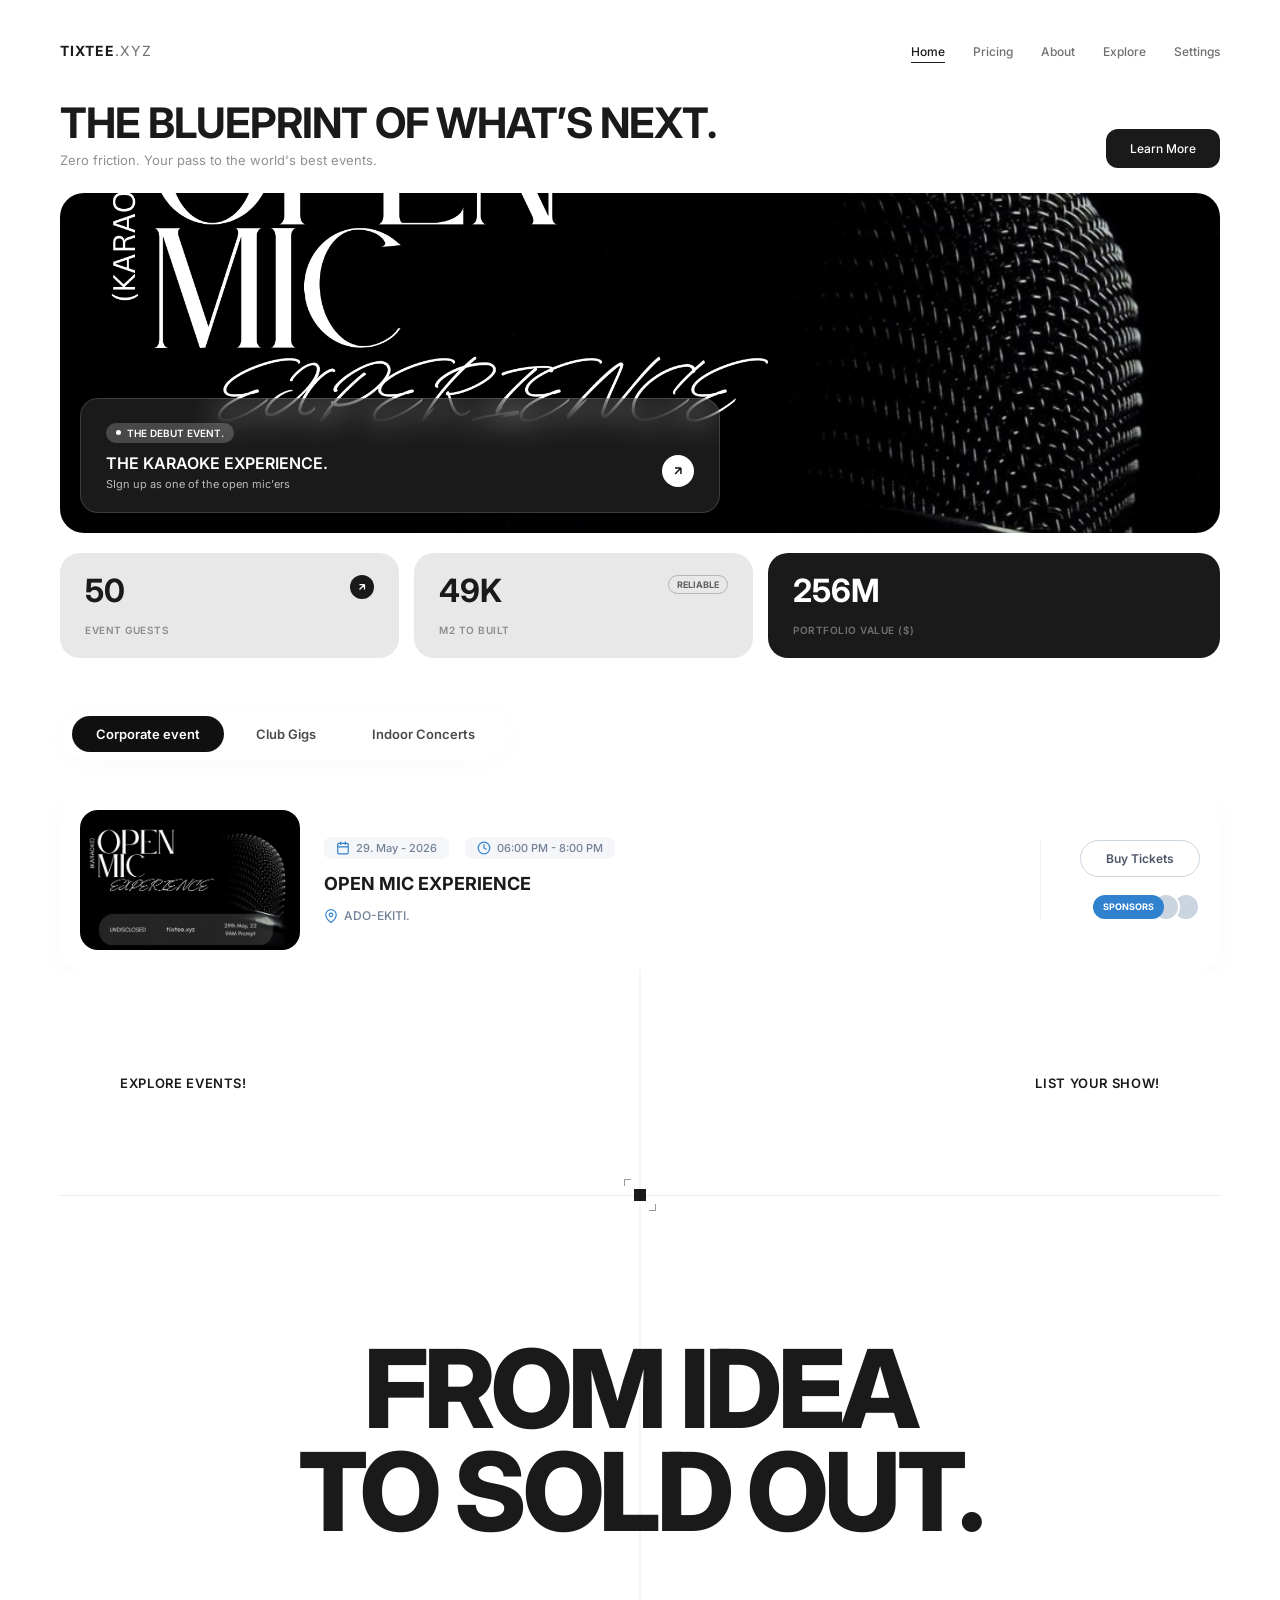
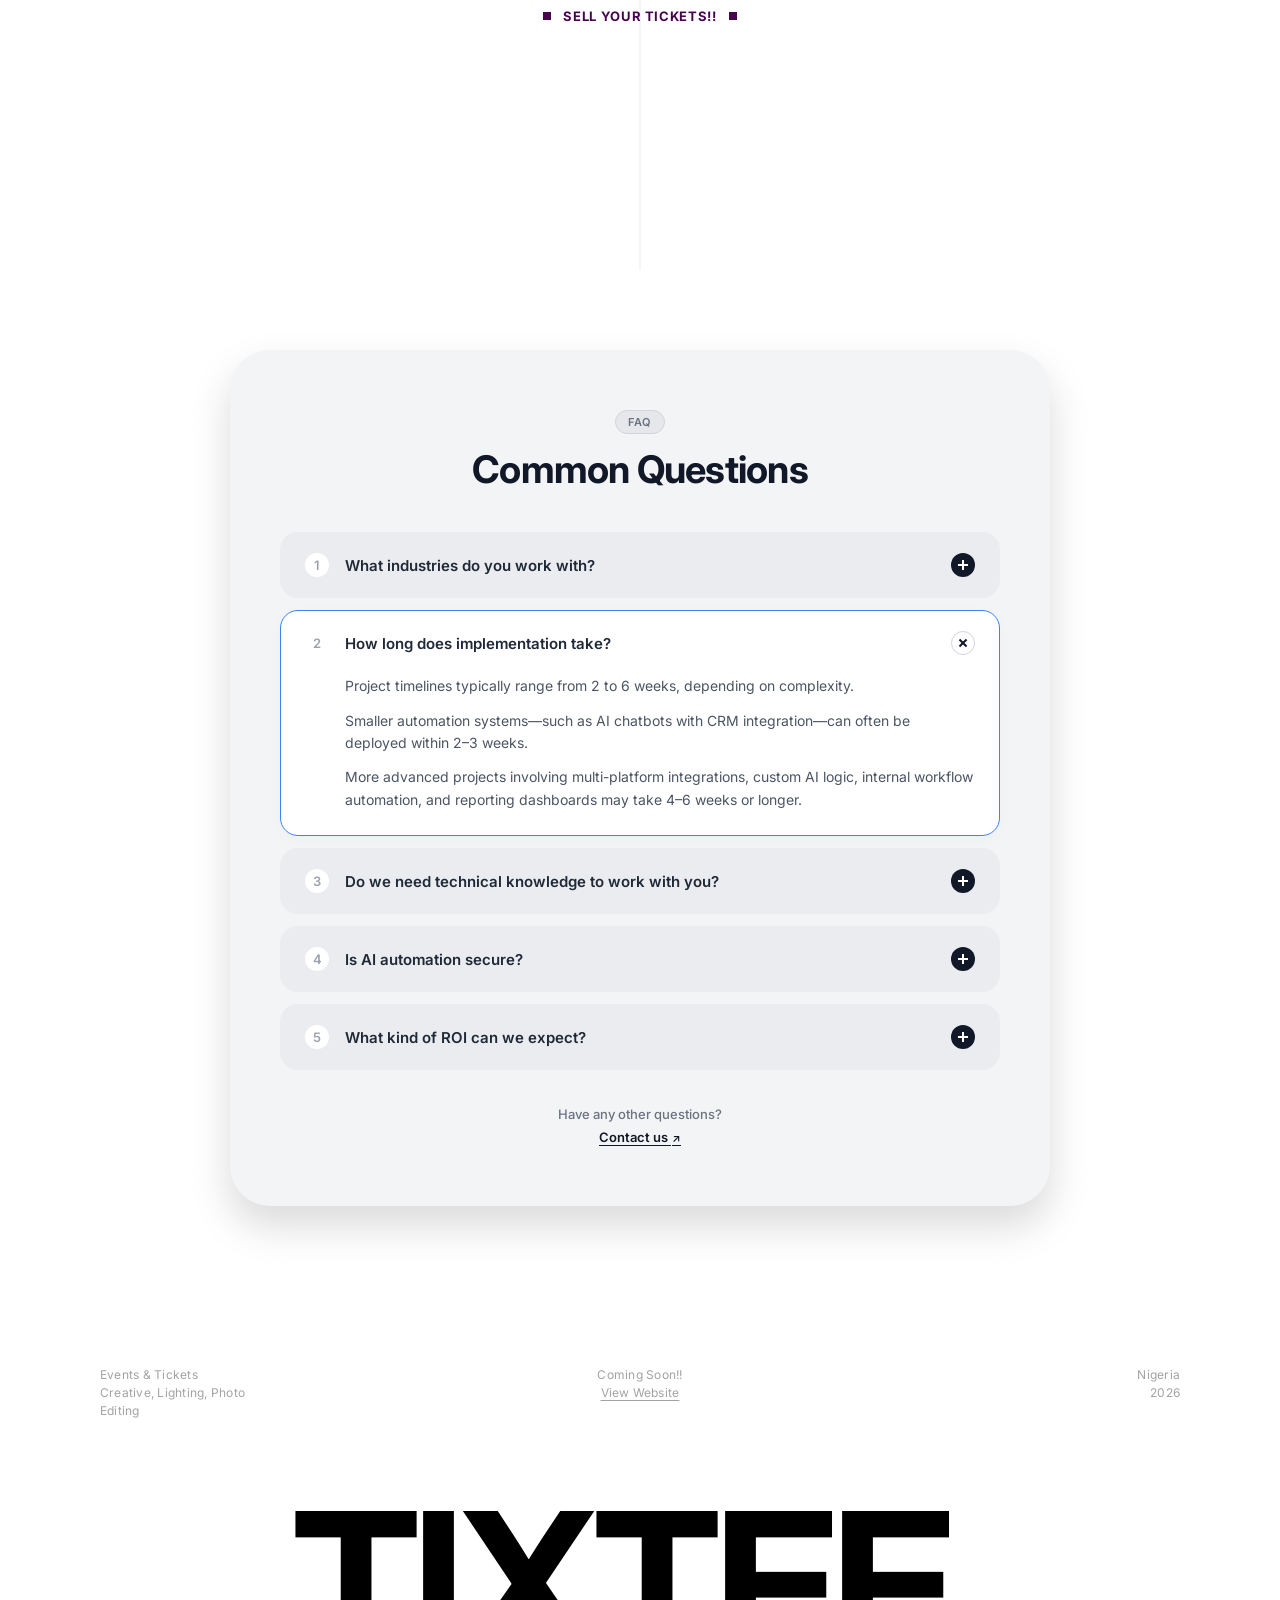
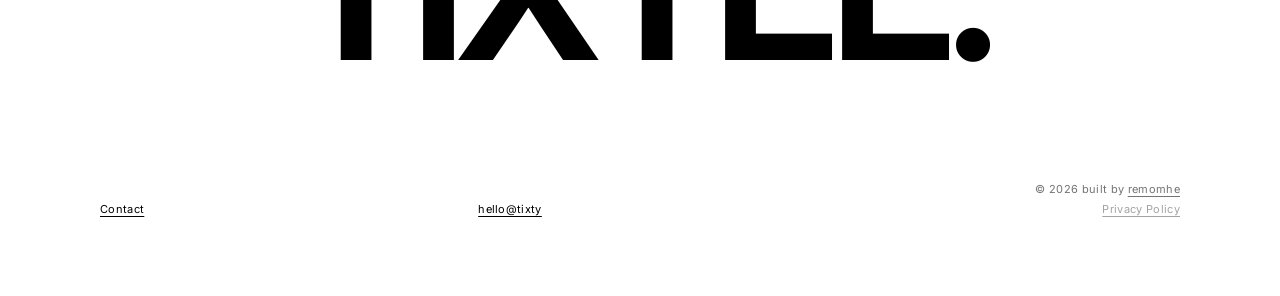
<file: index.html>
<!DOCTYPE html>
<html lang="en">
<head>
  <meta charset="UTF-8">
  <meta name="viewport" content="width=device-width, initial-scale=1.0">
  <title>tixtee</title>
  <link rel="stylesheet" href="style.css">
  <!-- Google Fonts for crisp sans-serif typography -->
  <link rel="preconnect" href="https://fonts.googleapis.com">
  <link rel="preconnect" href="https://fonts.gstatic.com" crossorigin>
  <link href="https://fonts.googleapis.com/css2?family=Inter:wght@400;500;600;700&display=swap" rel="stylesheet">
</head>
<body>

  <header class="hero-container">
    <!-- Navigation Bar -->
    <nav class="navbar">
      <div class="logo">TIXTEE<span>.XYZ</span></div>
      <ul class="nav-links">
        <li><a href="#" class="active">Home</a></li>
        <li><a href="#">Pricing</a></li>
        <li><a href="#">About</a></li>
        <li><a href="#">Explore</a></li>
        <li><a href="#">Settings</a></li>
      </ul>
    </nav>

    <!-- Main Hero Content -->
    <main class="hero-content">
      <div class="hero-text-row">
        <div class="title-area">
          <h1>THE BLUEPRINT OF WHAT’S NEXT.</h1>
          <p class="subtitle">Zero friction. Your pass to the world's best events.</p>
        </div>
        <a href="aboutevent.html">
        <button class="cta-btn">Learn More</button></a>
      </div>

      <!-- Main Image Showcase Card -->
      <div class="image-card">
        <!-- Replace '#' with your image file path -->
        <img src="images/tix.jpg" alt="Elite Construction Showcase" class="hero-image">
        
        <!-- Glassmorphism Floating Badge inside Image -->
        <div class="image-overlay-badge">
          <div class="badge-header">
            <span class="dot-indicator"></span>
            <span class="badge-tag">THE DEBUT EVENT.</span>
          </div>
          <h3>THE KARAOKE EXPERIENCE.</h3>
          <p>SIgn up as one of the open mic'ers</p>
          <div class="arrow-icon">
            <svg width="14" height="14" viewBox="0 0 24 24" fill="none" stroke="currentColor" stroke-width="2.5"><path d="M7 17L17 7M17 7H7M17 7V17"/></svg>
          </div>
        </div>
      </div>
      <div class="metrics-grid">
        <div class="metric-card light-card">
          <div class="metric-main">
            <h2>50 </h2>
            <div class="mini-arrow">
              <svg width="12" height="12" viewBox="0 0 24 24" fill="none" stroke="currentColor" stroke-width="2.5"><path d="M7 17L17 7M17 7H7M17 7V17"/></svg>
            </div>
          </div>
          <p>EVENT GUESTS</p>
        </div>
        <div class="metric-card light-card">
          <div class="metric-main">
            <h2>49K</h2>
            <span class="pill-label">RELIABLE</span>
          </div>
          <p>M2 TO BUILT</p>
        </div>
        <div class="metric-card dark-card">
          <h2>256M</h2>
          <p>PORTFOLIO VALUE ($)</p>
        </div>
      </div>
    </main>
  </header>
<section class="schedule-section">
  <div class="category-tabs">
    <button class="tab-btn active">Corporate event</button>
    <button class="tab-btn">Club Gigs</button>
    <button class="tab-btn">Indoor Concerts</button>
  </div>
  <div class="events-list">
    <div class="event-card">
      <div class="event-image-wrapper">
        <img src="images/tix.jpg" alt="Event Visual" class="event-thumb">
      </div>
      
      <div class="event-details">
        <div class="meta-row">
          <span class="meta-item">
            <svg width="14" height="14" viewBox="0 0 24 24" fill="none" stroke="currentColor" stroke-width="2" stroke-linecap="round" stroke-linejoin="round"><rect x="3" y="4" width="18" height="18" rx="2" ry="2"></rect><line x1="16" y1="2" x2="16" y2="6"></line><line x1="8" y1="2" x2="8" y2="6"></line><line x1="3" y1="10" x2="21" y2="10"></line></svg>
            29. May - 2026
          </span>
          <span class="meta-item">
            <svg width="14" height="14" viewBox="0 0 24 24" fill="none" stroke="currentColor" stroke-width="2" stroke-linecap="round" stroke-linejoin="round"><circle cx="12" cy="12" r="10"></circle><polyline points="12 6 12 12 16 14"></polyline></svg>
            06:00 PM - 8:00 PM
          </span>
        </div>
        
        <h3 class="event-title">OPEN MIC EXPERIENCE</h3>
        
        <div class="location-row">
          <svg width="14" height="14" viewBox="0 0 24 24" fill="none" stroke="currentColor" stroke-width="2" stroke-linecap="round" stroke-linejoin="round"><path d="M21 10c0 7-9 13-9 13s-9-6-9-13a9 9 0 0 1 18 0z"></path><circle cx="12" cy="10" r="3"></circle></svg>
          <span>ADO-EKITI.</span>
        </div>
      </div>

      <div class="event-action-block">
        <button class="ticket-btn">Buy Tickets</button>
        <div class="speakers-avatars">
          <div class="avatar-stack">
            <div class="avatar-item placeholder-avatar"></div>
            <div class="avatar-item placeholder-avatar"></div>
            <div class="avatar-item label-avatar">Sponsors</div>
          </div>
        </div>
      </div>
    </div>
</section>

<section class="monocad-hero-section">
  <div class="grid-line line-vertical"></div>
  <div class="grid-line line-horizontal"></div>

  <div class="section-nav">
    <div class="nav-item">EXPLORE EVENTS!</div>
    <div class="nav-item text-right">LIST YOUR SHOW!</div>
  </div>

  <div class="focus-target">
    <div class="corner-brackets"></div>
    <div class="center-square"></div>
  </div>

  <div class="hero-content">
    <h1 class="main-heading">
      FROM IDEA<br>
      TO SOLD OUT.
    </h1>
    
    <a href="#" class="action-link">
      <span class="red-block"></span>
      SELL YOUR TICKETS!!
      <span class="red-block"></span>
    </a>
  </div>
</section>

<section class="lyria-faq-section">
  <div class="faq-card-wrapper">
    
    <div class="faq-header">
      <span class="faq-pill-label">FAQ</span>
      <h2 class="faq-title">Common Questions</h2>
    </div>

    <div class="faq-accordion-container">
      
      <div class="faq-item">
        <button class="faq-trigger" aria-expanded="false">
          <span class="faq-number">1</span>
          <span class="faq-question-text">What industries do you work with?</span>
          <span class="faq-icon-box"></span>
        </button>
        <div class="faq-content">
          <div class="faq-content-inner">
            <p>We work across a diverse range of industries including e-commerce, healthcare, finance, logistics, and technology providers, tailoring our automation workflows to your specific operational needs.</p>
          </div>
        </div>
      </div>

      <div class="faq-item active">
        <button class="faq-trigger" aria-expanded="true">
          <span class="faq-number">2</span>
          <span class="faq-question-text">How long does implementation take?</span>
          <span class="faq-icon-box"></span>
        </button>
        <div class="faq-content">
          <div class="faq-content-inner">
            <p>Project timelines typically range from 2 to 6 weeks, depending on complexity.</p>
            <p>Smaller automation systems—such as AI chatbots with CRM integration—can often be deployed within 2–3 weeks.</p>
            <p>More advanced projects involving multi-platform integrations, custom AI logic, internal workflow automation, and reporting dashboards may take 4–6 weeks or longer.</p>
          </div>
        </div>
      </div>

      <div class="faq-item">
        <button class="faq-trigger" aria-expanded="false">
          <span class="faq-number">3</span>
          <span class="faq-question-text">Do we need technical knowledge to work with you?</span>
          <span class="faq-icon-box"></span>
        </button>
        <div class="faq-content">
          <div class="faq-content-inner">
            <p>Not at all. We handle the entire design, setup, integration, and testing process. Once live, we provide intuitive dashboards and comprehensive offboarding documentation so your team can easily manage daily operations.</p>
          </div>
        </div>
      </div>

      <div class="faq-item">
        <button class="faq-trigger" aria-expanded="false">
          <span class="faq-number">4</span>
          <span class="faq-question-text">Is AI automation secure?</span>
          <span class="faq-icon-box"></span>
        </button>
        <div class="faq-content">
          <div class="faq-content-inner">
            <p>Yes, security is a priority. We build systems adhering to industry-standard data protection protocols, ensuring that your data streams, customer records, and internal logic remain heavily guarded and compliant.</p>
          </div>
        </div>
      </div>

      <div class="faq-item">
        <button class="faq-trigger" aria-expanded="false">
          <span class="faq-number">5</span>
          <span class="faq-question-text">What kind of ROI can we expect?</span>
          <span class="faq-icon-box"></span>
        </button>
        <div class="faq-content">
          <div class="faq-content-inner">
            <p>Most clients see an immediate reduction in manual operating hours, faster response times for client engagement, and significantly reduced error margins, yielding measurable returns within the first quarter post-launch.</p>
          </div>
        </div>
      </div>

    </div>

    <div class="faq-footer">
      <p>Have any other questions?</p>
      <a href="#" class="faq-contact-link">Contact us <span class="arrow">↗</span></a>
    </div>

  </div>
</section>

<footer class="lyria-footer-section">
  <div class="footer-container">
    
    <div class="footer-top-row">
      <div class="meta-block">
        <p>Events &amp; Tickets</p>
        <p>Creative, Lighting, Photo</p>
        <p>Editing</p>
      </div>
      
      <div class="meta-block text-center">
        <p>Coming Soon!!</p>
        <p><a href="#" class="footer-underline-link">View Website</a></p>
      </div>
      
      <div class="meta-block text-right">
        <p>Nigeria</p>
        <p>2026</p>
      </div>
    </div>

    <div class="footer-brand-display">
      <h1 class="brand-text">TIXTEE.</h1>
    </div>

    <div class="footer-bottom-row">
      <div class="utility-block">
        <a href="#" class="footer-underline-link">Contact</a>
      </div>
      
      <div class="utility-block text-center">
        <a href="mailto:hello@tixty.com" class="footer-underline-link">hello@tixty</a>
      </div>
      
      <div class="utility-block text-right">
        <p class="copyright-text">
          &copy; 2026 built by <a href="#" class="footer-underline-link">remomhe</a>
        </p>
        <a href="#" class="footer-underline-link privacy-link">Privacy Policy</a>
      </div>
    </div>

  </div>
</footer>

</body>
<script>
  document.addEventListener("DOMContentLoaded", () => {
    const counters = document.querySelectorAll('.metric-card h2');
    
    counters.forEach(counter => {
      const targetText = counter.innerText.trim();
      const targetNum = parseInt(targetText.replace(/[^0-9]/g, ''), 10);
      const suffix = targetText.replace(/[0-9]/g, '');
      
      let count = 0;
      const duration = 1500;
      const frameRate = 1000 / 60;
      const totalSteps = duration / frameRate;
      const increment = targetNum / totalSteps;

      const updateCounter = () => {
        count += increment;
        if (count < targetNum) {
          counter.innerText = Math.floor(count) + suffix;
          setTimeout(updateCounter, frameRate);
        } else {
          counter.innerText = targetNum + suffix;
        }
      };

      updateCounter();
    });
  });
  document.querySelectorAll('.lyria-faq-section .faq-trigger').forEach(trigger => {
  trigger.addEventListener('click', () => {
    const currentItem = trigger.closest('.faq-item');
    const isOpen = currentItem.classList.contains('active');
    
    // Close any currently open accordion items
    document.querySelectorAll('.lyria-faq-section .faq-item').forEach(item => {
      item.classList.remove('active');
      item.querySelector('.faq-trigger').setAttribute('aria-expanded', 'false');
    });

    // Toggle the current row target item state
    if (!isOpen) {
      currentItem.classList.add('active');
      trigger.setAttribute('aria-expanded', 'true');
    }
  });
});
</script>
</html>
</file>
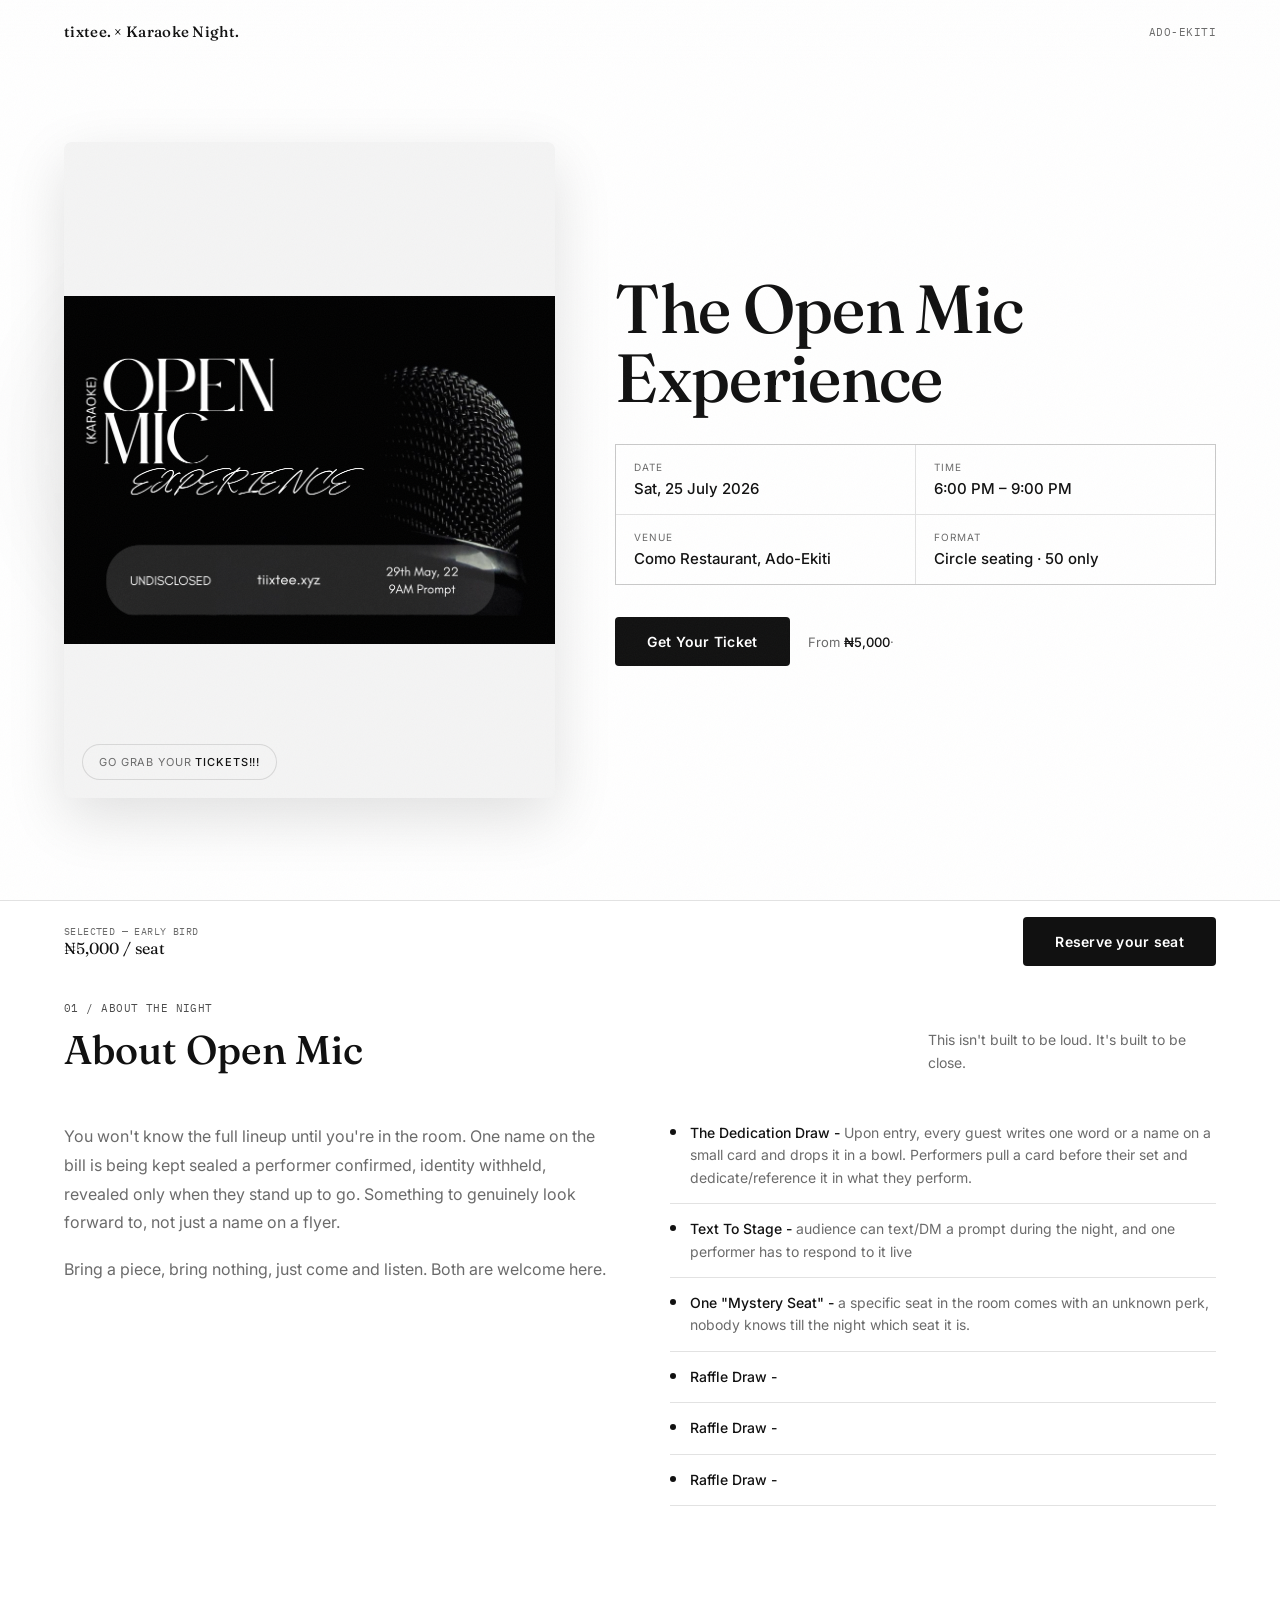
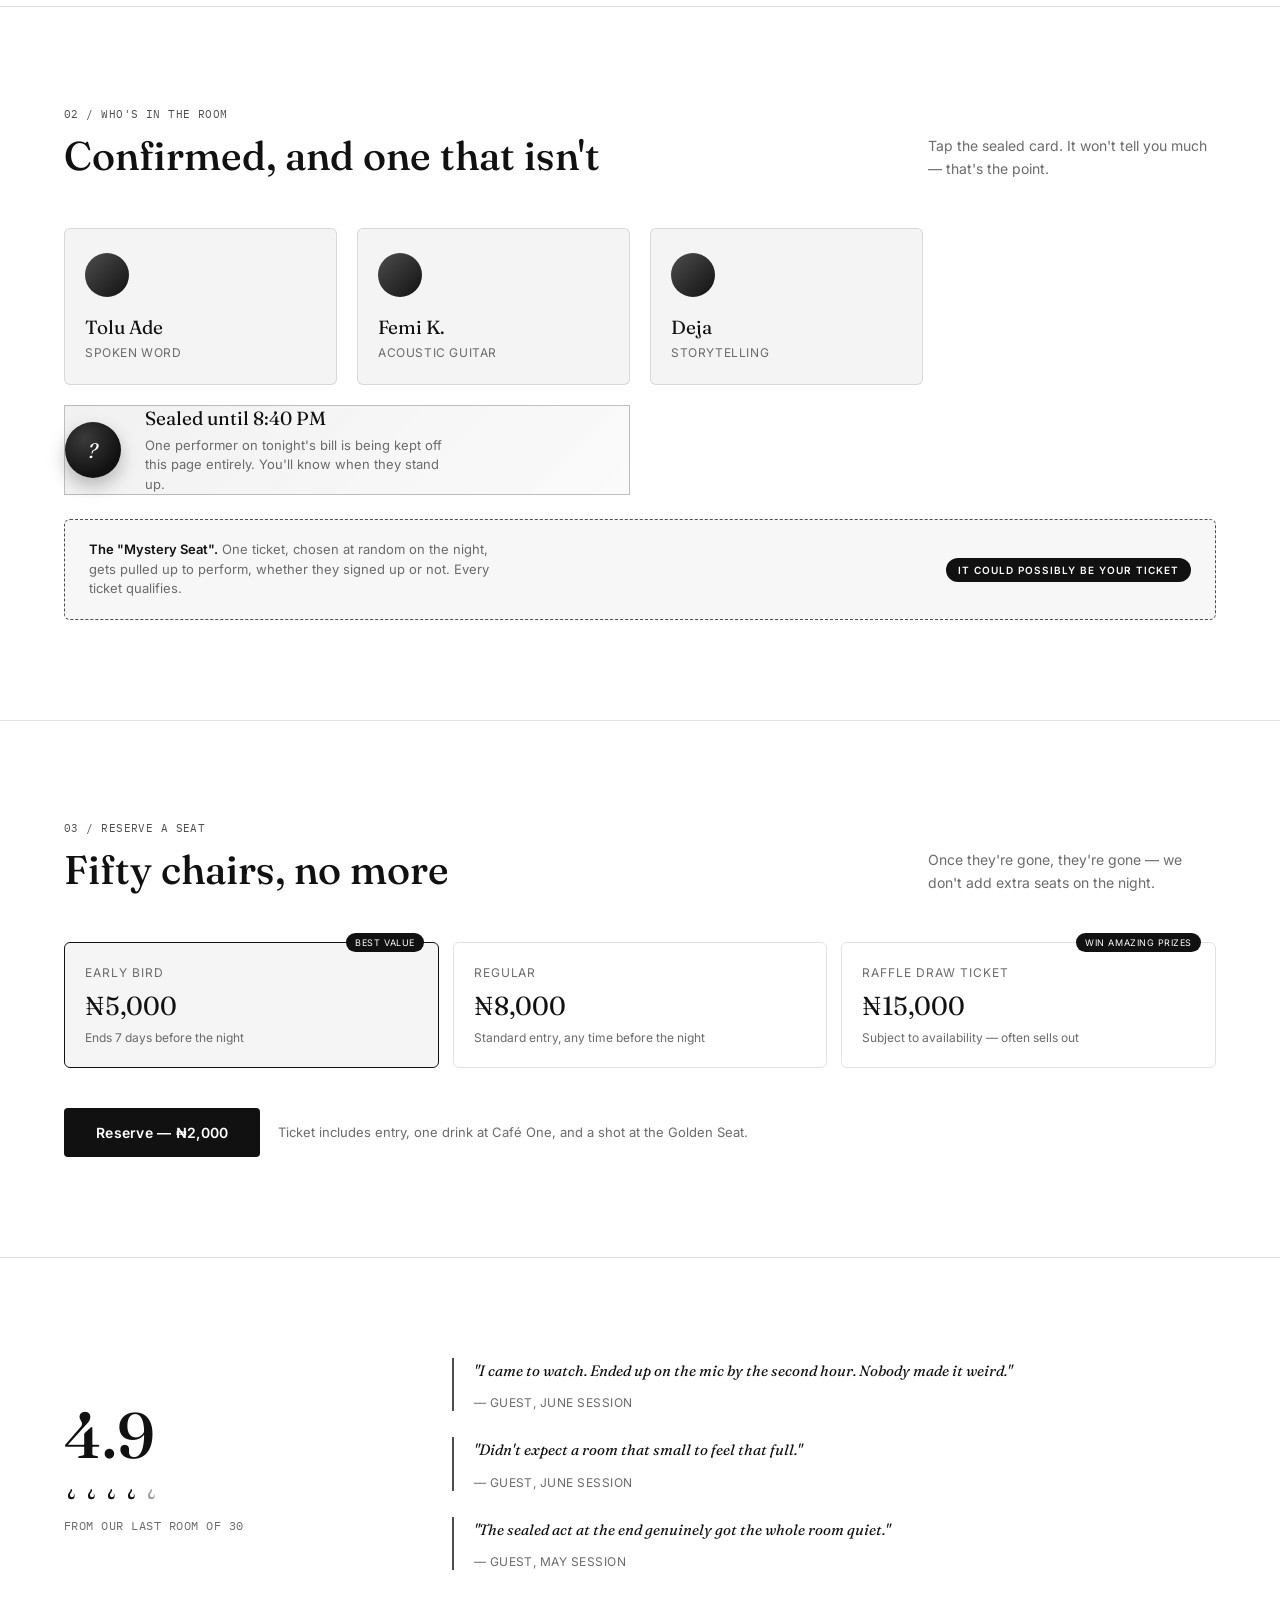
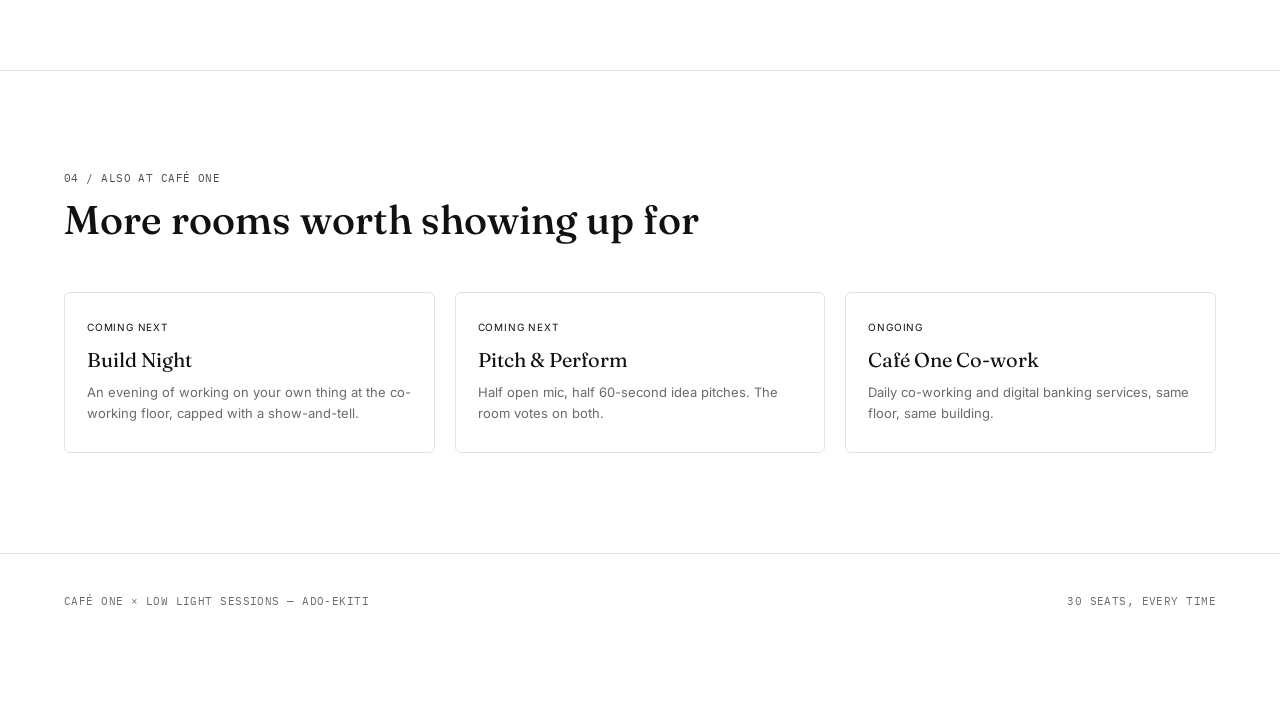
<file: aboutevent.html>
<!DOCTYPE html>
<html lang="en">
<head>
<meta charset="UTF-8">
<meta name="viewport" content="width=device-width, initial-scale=1.0">
<title>Open Mic Experience</title>
<link rel="preconnect" href="https://fonts.googleapis.com">
<link href="https://fonts.googleapis.com/css2?family=Fraunces:ital,opsz,wght@0,9..144,300;0,9..144,500;0,9..144,600;1,9..144,400;1,9..144,500&family=Inter:wght@400;500;600&family=IBM+Plex+Mono:wght@400;500&display=swap" rel="stylesheet">
<style>
  :root{
    --ink:#ffffff;
    --ink-2:#f4f4f4;
    --parchment:#111111;
    --parchment-dim:#6b6b6b;
    --amber:#111111;
    --amber-dim:#4d4d4d;
    --wine:#111111;
    --line:rgba(17,17,17,0.12);
    --shadow: 0 20px 60px rgba(0,0,0,0.12);
  }
  *{margin:0;padding:0;box-sizing:border-box;}
  html{scroll-behavior:smooth;}
  body{
    background:var(--ink);
    color:var(--parchment);
    font-family:'Inter',sans-serif;
    overflow-x:hidden;
    position:relative;
  }
  body::before{
    content:"";
    position:fixed;inset:0;
    pointer-events:none;
    z-index:9999;
    opacity:0.035;
    background-image:url("data:image/svg+xml,%3Csvg xmlns='http://www.w3.org/2000/svg' width='120' height='120'%3E%3Cfilter id='n'%3E%3CfeTurbulence type='fractalNoise' baseFrequency='0.9' numOctaves='2' stitchTiles='stitch'/%3E%3C/filter%3E%3Crect width='100%25' height='100%25' filter='url(%23n)'/%3E%3C/svg%3E");
  }
  .display{font-family:'Fraunces',serif;}
  .mono{font-family:'IBM Plex Mono',monospace; letter-spacing:0.04em;}
  a{color:inherit;text-decoration:none;}

  /* ---------- reveal-on-scroll ---------- */
  .reveal{opacity:0; transform:translateY(24px); transition:opacity 0.9s ease, transform 0.9s ease;}
  .reveal.in-view{opacity:1; transform:translateY(0);}

  @media (prefers-reduced-motion: reduce){
    .reveal{opacity:1!important; transform:none!important; transition:none!important;}
    *{animation:none!important;}
  }

  /* ---------- nav ---------- */
  nav{
    position:fixed; top:0; left:0; right:0; z-index:100;
    display:flex; align-items:center; justify-content:space-between;
    padding:22px clamp(20px,5vw,64px);
    background:linear-gradient(to bottom, rgba(255,255,255,0.92), transparent);
  }
  .brand{font-family:'Fraunces',serif; font-weight:500; font-size:15px; letter-spacing:0.02em;}
  .brand span{color:var(--amber);}
  .nav-mono{font-size:11px;color:var(--parchment-dim);}

  /* ---------- hero ---------- */
  .hero{
    position:relative;
    min-height:100vh;
    display:flex; align-items:center;
    padding:120px clamp(20px,5vw,64px) 80px;
  }
  .hero-glow{
    position:absolute; top:50%; left:18%;
    width:520px; height:520px;
    transform:translate(-50%,-50%);
    background:radial-gradient(circle, rgba(17,17,17,0.06) 0%, rgba(17,17,17,0.03) 40%, transparent 70%);
    filter:blur(10px);
    animation:flicker 6s ease-in-out infinite;
    pointer-events:none;
  }
  @keyframes flicker{
    0%,100%{opacity:1; transform:translate(-50%,-50%) scale(1);}
    25%{opacity:0.85; transform:translate(-52%,-48%) scale(0.97);}
    50%{opacity:1; transform:translate(-49%,-51%) scale(1.03);}
    75%{opacity:0.9; transform:translate(-51%,-49%) scale(0.99);}
  }
  .hero-grid{
    position:relative; z-index:2;
    display:grid; grid-template-columns:0.9fr 1.1fr;
    gap:60px; align-items:center;
    max-width:1200px; width:100%; margin:0 auto;
  }
  .mic-art{
    position:relative;
    width:100%; aspect-ratio:3/4;
    display:flex; align-items:center; justify-content:center;
  }
  .hero-img{
    width:100%; height:100%;
    object-fit:contain;
    background:var(--ink-2);
    border-radius:8px;
    box-shadow:var(--shadow);
  }
  .capacity-tag{
    position:absolute; bottom:18px; left:18px;
    background:var(--ink-2); border:1px solid var(--line);
    padding:10px 16px; border-radius:100px;
    font-size:11px; letter-spacing:0.08em; text-transform:uppercase;
    color:var(--parchment-dim);
  }
  .capacity-tag b{color:var(--amber); font-weight:500;}

  .eyebrow{
    display:inline-flex; align-items:center; gap:8px;
    font-size:11px; text-transform:uppercase; letter-spacing:0.16em;
    color:var(--amber); margin-bottom:20px;
  }
  .eyebrow::before{content:"";width:22px;height:1px;background:var(--amber);}
  h1.title{
    font-size:clamp(40px,5.5vw,68px);
    font-weight:500; line-height:1.02; letter-spacing:-0.01em;
    margin-bottom:18px;
  }
  h1.title em{font-style:italic; font-weight:400; color:var(--amber);}
  .subtitle{
    font-size:16px; line-height:1.65; color:var(--parchment-dim);
    max-width:46ch; margin-bottom:32px;
  }

  .spec-sheet{
    display:grid; grid-template-columns:repeat(2,1fr);
    gap:1px; background:var(--line);
    border:1px solid var(--line);
    margin-bottom:32px;
  }
  .spec-item{background:var(--ink); padding:16px 18px;}
  .spec-label{font-size:10px; text-transform:uppercase; letter-spacing:0.1em; color:var(--parchment-dim); margin-bottom:6px;}
  .spec-value{font-size:15px; font-weight:500;}

  .cta-row{display:flex; align-items:center; gap:18px; flex-wrap:wrap;}
  .btn-primary{
    background:var(--amber); color:var(--ink);
    padding:16px 32px; border-radius:4px;
    font-weight:600; font-size:14px; letter-spacing:0.02em;
    border:none; cursor:pointer;
    transition:transform 0.25s ease, box-shadow 0.25s ease;
    display:inline-block;
  }
  .btn-primary:hover{transform:translateY(-2px); box-shadow:0 12px 24px rgba(17,17,17,0.2);}
  .price-hint{font-size:13px; color:var(--parchment-dim);}
  .price-hint b{color:var(--parchment); font-weight:500;}

  /* ---------- section shell ---------- */
  section{padding:100px clamp(20px,5vw,64px);}
  .section-inner{max-width:1200px; margin:0 auto;}
  .section-head{display:flex; align-items:flex-end; justify-content:space-between; gap:24px; margin-bottom:48px; flex-wrap:wrap;}
  .section-num{font-size:11px; color:var(--amber-dim); margin-bottom:10px;}
  .section-title{font-family:'Fraunces',serif; font-size:clamp(28px,3.5vw,40px); font-weight:500;}
  .section-note{max-width:32ch; font-size:14px; color:var(--parchment-dim); line-height:1.6;}

  /* ---------- about ---------- */
  .about{border-top:1px solid var(--line);}
  .about-grid{display:grid; grid-template-columns:1fr 1fr; gap:60px;}
  .about-text p{font-size:16px; line-height:1.8; color:var(--parchment-dim); margin-bottom:18px;}
  .about-text strong{color:var(--parchment); font-weight:500;}
  .rules-list{list-style:none; display:flex; flex-direction:column; gap:14px;}
  .rules-list li{
    display:flex; gap:14px; align-items:flex-start;
    font-size:14px; color:var(--parchment-dim); line-height:1.6;
    padding-bottom:14px; border-bottom:1px solid var(--line);
  }
  .rules-list li .dot{width:6px;height:6px;border-radius:50%;background:var(--amber); margin-top:7px; flex-shrink:0;}
  .rules-list li b{color:var(--parchment); font-weight:500;}

  /* ---------- lineup ---------- */
  .lineup{border-top:1px solid var(--line);}
  .lineup-grid{display:grid; grid-template-columns:repeat(4,1fr); gap:20px;}
  .act-card{
    background:var(--ink-2); border:1px solid var(--line);
    padding:24px 20px; border-radius:6px;
    transition:transform 0.35s ease, border-color 0.35s ease;
    position:relative; overflow:hidden;
  }
  .act-card:hover{transform:translateY(-6px); border-color:var(--amber-dim);}
  .act-avatar{
    width:44px; height:44px; border-radius:50%;
    background:linear-gradient(135deg, var(--amber-dim), var(--wine));
    margin-bottom:18px;
  }
  .act-name{font-family:'Fraunces',serif; font-size:19px; margin-bottom:6px;}
  .act-role{font-size:12px; color:var(--parchment-dim); text-transform:uppercase; letter-spacing:0.05em;}

  .secret-card{
    grid-column:span 2;
    background:linear-gradient(135deg, rgba(17,17,17,0.06), rgba(17,17,17,0.02));
    border:1px solid rgba(17,17,17,0.25);
    position:relative;
    display:flex; align-items:center; gap:24px;
    cursor:pointer;
  }
  .seal{
    width:56px; height:56px; border-radius:50%; flex-shrink:0;
    background:radial-gradient(circle at 35% 30%, #3a3a3a, var(--wine) 70%);
    display:flex; align-items:center; justify-content:center;
    font-family:'Fraunces',serif; font-style:italic; font-size:20px; color:#ffffff;
    box-shadow:0 8px 18px rgba(0,0,0,0.25);
    transition:transform 0.4s ease;
  }
  .secret-card:hover .seal{transform:rotate(-8deg) scale(1.06);}
  .secret-copy .act-name{color:var(--amber);}
  .secret-copy p{font-size:13px; color:var(--parchment-dim); line-height:1.5; max-width:38ch;}

  /* ---------- golden ticket strip ---------- */
  .golden-strip{
    margin-top:24px;
    border:1px dashed var(--amber-dim);
    border-radius:6px;
    padding:20px 24px;
    display:flex; align-items:center; justify-content:space-between;
    gap:20px; flex-wrap:wrap;
    background:rgba(17,17,17,0.03);
  }
  .golden-strip .label{font-size:13px; color:var(--parchment-dim); line-height:1.5; max-width:52ch;}
  .golden-strip .label b{color:var(--amber); font-weight:600;}
  .golden-pill{
    font-size:10px; text-transform:uppercase; letter-spacing:0.1em;
    background:var(--amber); color:var(--ink); padding:6px 12px; border-radius:100px; font-weight:600;
    flex-shrink:0;
  }

  /* ---------- tickets ---------- */
  .tickets{border-top:1px solid var(--line);}
  .tier-strip{display:flex; gap:14px; margin-bottom:40px; flex-wrap:wrap;}
  .tier{
    flex:1; min-width:180px;
    border:1px solid var(--line); border-radius:6px;
    padding:22px 20px; cursor:pointer;
    transition:border-color 0.25s ease, background 0.25s ease;
    position:relative;
  }
  .tier.selected{border-color:var(--amber); background:rgba(17,17,17,0.04);}
  .tier-name{font-size:12px; text-transform:uppercase; letter-spacing:0.08em; color:var(--parchment-dim); margin-bottom:10px;}
  .tier-price{font-family:'Fraunces',serif; font-size:26px; margin-bottom:8px;}
  .tier-desc{font-size:12px; color:var(--parchment-dim);}
  .tier-badge{
    position:absolute; top:-10px; right:14px;
    background:var(--wine); color:#ffffff;
    font-size:9px; text-transform:uppercase; letter-spacing:0.06em;
    padding:4px 9px; border-radius:100px;
  }

  /* ---------- testimonials as "flame rating" ---------- */
  .rating-block{
    display:grid; grid-template-columns:0.6fr 1.4fr; gap:60px; align-items:center;
    border-top:1px solid var(--line);
  }
  .rating-big{font-family:'Fraunces',serif; font-size:64px; font-weight:500;}
  .flames{display:flex; gap:4px; margin:14px 0;}
  .flames svg{width:16px; height:16px; fill:var(--amber);}
  .rating-sub{font-size:12px; color:var(--parchment-dim);}
  .quote-list{display:flex; flex-direction:column; gap:26px;}
  .quote{border-left:2px solid var(--amber-dim); padding-left:20px;}
  .quote p{font-size:15px; line-height:1.7; color:var(--parchment); margin-bottom:8px; font-style:italic; font-family:'Fraunces',serif; font-weight:400;}
  .quote span{font-size:12px; color:var(--parchment-dim); text-transform:uppercase; letter-spacing:0.04em;}

  /* ---------- more events ---------- */
  .more{border-top:1px solid var(--line);}
  .more-grid{display:grid; grid-template-columns:repeat(3,1fr); gap:20px;}
  .more-card{
    border:1px solid var(--line); border-radius:6px; padding:28px 22px;
    transition:transform 0.3s ease, border-color 0.3s ease;
  }
  .more-card:hover{transform:translateY(-5px); border-color:var(--amber-dim);}
  .more-tag{font-size:10px; color:var(--amber); text-transform:uppercase; letter-spacing:0.08em; margin-bottom:14px;}
  .more-title{font-family:'Fraunces',serif; font-size:20px; margin-bottom:10px;}
  .more-desc{font-size:13px; color:var(--parchment-dim); line-height:1.6;}

  footer{
    border-top:1px solid var(--line);
    padding:40px clamp(20px,5vw,64px) 120px;
    display:flex; justify-content:space-between; align-items:center; flex-wrap:wrap; gap:16px;
  }
  footer .mono{font-size:11px; color:var(--parchment-dim);}

  /* ---------- sticky bottom bar ---------- */
  .sticky-bar{
    position:fixed; bottom:0; left:0; right:0; z-index:200;
    background:rgba(255,255,255,0.94);
    backdrop-filter:blur(10px);
    border-top:1px solid var(--line);
    padding:16px clamp(20px,5vw,64px);
    display:flex; align-items:center; justify-content:space-between; gap:20px;
    transform:translateY(100%);
    transition:transform 0.4s ease;
  }
  .sticky-bar.show{transform:translateY(0);}
  .sticky-left{display:flex; flex-direction:column;}
  .sticky-left .mono{font-size:10px; color:var(--parchment-dim);}
  .sticky-left .name{font-family:'Fraunces',serif; font-size:16px;}

  @media(max-width:860px){
    .hero-grid{grid-template-columns:1fr; gap:40px;}
    .about-grid{grid-template-columns:1fr; gap:36px;}
    .lineup-grid{grid-template-columns:repeat(2,1fr);}
    .secret-card{grid-column:span 2;}
    .rating-block{grid-template-columns:1fr; gap:30px;}
    .more-grid{grid-template-columns:1fr;}
    section{padding:70px 20px;}
  }
  @media(max-width:520px){
    .lineup-grid{grid-template-columns:1fr;}
    .secret-card{grid-column:span 1;}
    .spec-sheet{grid-template-columns:1fr;}
  }
</style>
</head>
<body>

<nav>
  <div class="brand">tixtee. <span>×</span> Karaoke Night.</div>
  <div class="nav-mono mono">ADO-EKITI</div>
</nav>

<section class="hero">
  <div class="hero-glow"></div>
  <div class="hero-grid">
    <div class="mic-art reveal">
      <img src="images/tix.jpg" alt="The Low Light Sessions" class="hero-img">
      <div class="capacity-tag">Go Grab Your <b>TICKETS!!!</b></div>
    </div>

    <div class="hero-copy reveal">
      <h1 class="title display">The Open Mic Experience<br></h1>
      <p class="subtitle"></p>

      <div class="spec-sheet">
        <div class="spec-item">
          <div class="spec-label">Date</div>
          <div class="spec-value">Sat, 25 July 2026</div>
        </div>
        <div class="spec-item">
          <div class="spec-label">Time</div>
          <div class="spec-value">6:00 PM – 9:00 PM</div>
        </div>
        <div class="spec-item">
          <div class="spec-label">Venue</div>
          <div class="spec-value">Como Restaurant, Ado-Ekiti</div>
        </div>
        <div class="spec-item">
          <div class="spec-label">Format</div>
          <div class="spec-value">Circle seating · 50 only</div>
        </div>
      </div>

      <div class="cta-row">
        <a href="#tickets" class="btn-primary">Get Your Ticket</a>
        <div class="price-hint">From <b>₦5,000</b>·</div>
      </div>
    </div>
  </div>
</section>

<section class="about" id="about">
  <div class="section-inner">
    <div class="section-head reveal">
      <div>
        <div class="section-num mono">01 / ABOUT THE NIGHT</div>
        <div class="section-title">About Open Mic</div>
      </div>
      <div class="section-note">This isn't built to be loud. It's built to be close.</div>
    </div>
    <div class="about-grid">
      <div class="about-text reveal">
        <p>You won't know the full lineup until you're in the room. One name on the bill is being kept sealed a performer confirmed, identity withheld, revealed only when they stand up to go. Something to genuinely look forward to, not just a name on a flyer.</p>
        <p>Bring a piece, bring nothing, just come and listen. Both are welcome here.</p>
      </div>
      <ul class="rules-list reveal">
        <li><span class="dot"></span><span><b>The Dedication Draw -</b> Upon entry, every guest writes one word or a name on a small card and drops it in a bowl. Performers pull a card before their set and dedicate/reference it in what they perform.</span></li>
        <li><span class="dot"></span><span><b>Text To Stage -</b> audience can text/DM a prompt during the night, and one performer has to respond to it live</span></li>
        <li><span class="dot"></span><span><b>One "Mystery Seat" -</b> a specific seat in the room comes with an unknown perk, nobody knows till the night which seat it is.</span></li>
        <li><span class="dot"></span><span><b>Raffle Draw -</b></span></li>
        <li><span class="dot"></span><span><b>Raffle Draw -</b></span></li>
        <li><span class="dot"></span><span><b>Raffle Draw -</b></span></li>
      </ul>
    </div>
  </div>
</section>

<section class="lineup" id="lineup">
  <div class="section-inner">
    <div class="section-head reveal">
      <div>
        <div class="section-num mono">02 / WHO'S IN THE ROOM</div>
        <div class="section-title">Confirmed, and one that isn't</div>
      </div>
      <div class="section-note">Tap the sealed card. It won't tell you much — that's the point.</div>
    </div>
    <div class="lineup-grid reveal">
      <div class="act-card">
        <div class="act-avatar"></div>
        <div class="act-name">Tolu Ade</div>
        <div class="act-role">Spoken Word</div>
      </div>
      <div class="act-card">
        <div class="act-avatar"></div>
        <div class="act-name">Femi K.</div>
        <div class="act-role">Acoustic Guitar</div>
      </div>
      <div class="act-card">
        <div class="act-avatar"></div>
        <div class="act-name">Deja</div>
        <div class="act-role">Storytelling</div>
      </div>
      <div class="secret-card" id="sealCard">
        <div class="seal">?</div>
        <div class="secret-copy">
          <div class="act-name">Sealed until 8:40 PM</div>
          <p id="sealText">One performer on tonight's bill is being kept off this page entirely. You'll know when they stand up.</p>
        </div>
      </div>
    </div>

    <div class="golden-strip reveal">
      <div class="label"><b>The "Mystery Seat".</b> One ticket, chosen at random on the night, gets pulled up to perform, whether they signed up or not. Every ticket qualifies.</div>
      <div class="golden-pill">It could Possibly be Your Ticket</div>
    </div>
  </div>
</section>

<section class="tickets" id="tickets">
  <div class="section-inner">
    <div class="section-head reveal">
      <div>
        <div class="section-num mono">03 / RESERVE A SEAT</div>
        <div class="section-title">Fifty chairs, no more</div>
      </div>
      <div class="section-note">Once they're gone, they're gone — we don't add extra seats on the night.</div>
    </div>
    <div class="tier-strip reveal">
      <div class="tier selected" data-price="5000" data-name="Early Bird">
        <div class="tier-badge">Best value</div>
        <div class="tier-name">Early Bird</div>
        <div class="tier-price display">₦5,000</div>
        <div class="tier-desc">Ends 7 days before the night</div>
      </div>
      <div class="tier" data-price="8000" data-name="Regular">
        <div class="tier-name">Regular</div>
        <div class="tier-price display">₦8,000</div>
        <div class="tier-desc">Standard entry, any time before the night</div>
      </div>
      <div class="tier" data-price="15000" data-name="At the Door">
        <div class="tier-badge">win amazing prizes</div>
        <div class="tier-name">RAFFLE DRAW TICKET</div>
        <div class="tier-price display">₦15,000</div>
        <div class="tier-desc">Subject to availability — often sells out</div>
      </div>
    </div>

    <div class="cta-row reveal">
      <a href="#" class="btn-primary" id="buyBtn">Reserve — ₦2,000</a>
      <div class="price-hint">Ticket includes entry, one drink at Café One, and a shot at the Golden Seat.</div>
    </div>
  </div>
</section>

<section class="rating-block">
  <div class="section-inner" style="display:contents;">
    <div class="reveal">
      <div class="rating-big">4.9</div>
      <div class="flames">
        <svg viewBox="0 0 24 24"><path d="M12 2c1 4-3 5-3 9a3 3 0 006 0c0-2-1-3-1-3s2 1 2 4a5 5 0 01-10 0c0-5 4-6 4-10 0 0 1 0 2 0z"/></svg>
        <svg viewBox="0 0 24 24"><path d="M12 2c1 4-3 5-3 9a3 3 0 006 0c0-2-1-3-1-3s2 1 2 4a5 5 0 01-10 0c0-5 4-6 4-10 0 0 1 0 2 0z"/></svg>
        <svg viewBox="0 0 24 24"><path d="M12 2c1 4-3 5-3 9a3 3 0 006 0c0-2-1-3-1-3s2 1 2 4a5 5 0 01-10 0c0-5 4-6 4-10 0 0 1 0 2 0z"/></svg>
        <svg viewBox="0 0 24 24"><path d="M12 2c1 4-3 5-3 9a3 3 0 006 0c0-2-1-3-1-3s2 1 2 4a5 5 0 01-10 0c0-5 4-6 4-10 0 0 1 0 2 0z"/></svg>
        <svg viewBox="0 0 24 24"><path d="M12 2c1 4-3 5-3 9a3 3 0 006 0c0-2-1-3-1-3s2 1 2 4a5 5 0 01-10 0c0-5 4-6 4-10 0 0 1 0 2 0z" opacity="0.4"/></svg>
      </div>
      <div class="rating-sub mono">FROM OUR LAST ROOM OF 30</div>
    </div>
    <div class="quote-list reveal">
      <div class="quote">
        <p>"I came to watch. Ended up on the mic by the second hour. Nobody made it weird."</p>
        <span>— Guest, June session</span>
      </div>
      <div class="quote">
        <p>"Didn't expect a room that small to feel that full."</p>
        <span>— Guest, June session</span>
      </div>
      <div class="quote">
        <p>"The sealed act at the end genuinely got the whole room quiet."</p>
        <span>— Guest, May session</span>
      </div>
    </div>
  </div>
</section>

<section class="more" id="more">
  <div class="section-inner">
    <div class="section-head reveal">
      <div>
        <div class="section-num mono">04 / ALSO AT CAFÉ ONE</div>
        <div class="section-title">More rooms worth showing up for</div>
      </div>
    </div>
    <div class="more-grid reveal">
      <div class="more-card">
        <div class="more-tag">Coming next</div>
        <div class="more-title display">Build Night</div>
        <div class="more-desc">An evening of working on your own thing at the co-working floor, capped with a show-and-tell.</div>
      </div>
      <div class="more-card">
        <div class="more-tag">Coming next</div>
        <div class="more-title display">Pitch & Perform</div>
        <div class="more-desc">Half open mic, half 60-second idea pitches. The room votes on both.</div>
      </div>
      <div class="more-card">
        <div class="more-tag">Ongoing</div>
        <div class="more-title display">Café One Co-work</div>
        <div class="more-desc">Daily co-working and digital banking services, same floor, same building.</div>
      </div>
    </div>
  </div>
</section>

<footer>
  <div class="mono">CAFÉ ONE × LOW LIGHT SESSIONS — ADO-EKITI</div>
  <div class="mono">30 SEATS, EVERY TIME</div>
</footer>

<div class="sticky-bar" id="stickyBar">
  <div class="sticky-left">
    <div class="mono">SELECTED — <span id="stickyTier">EARLY BIRD</span></div>
    <div class="name">₦<span id="stickyPrice">5,000</span> / seat</div>
  </div>
  <a href="#tickets" class="btn-primary">Reserve your seat</a>
</div>

<script>
  // scroll reveal
  const revealEls = document.querySelectorAll('.reveal');
  const io = new IntersectionObserver((entries)=>{
    entries.forEach(e=>{
      if(e.isIntersecting){ e.target.classList.add('in-view'); io.unobserve(e.target); }
    });
  },{threshold:0.15});
  revealEls.forEach(el=>io.observe(el));

  // sticky bar shows after hero
  const stickyBar = document.getElementById('stickyBar');
  const hero = document.querySelector('.hero');
  const stickyIO = new IntersectionObserver((entries)=>{
    entries.forEach(e=>{
      stickyBar.classList.toggle('show', !e.isIntersecting && window.scrollY > 200);
    });
  },{threshold:0});
  stickyIO.observe(hero);

  // ticket tier selection
  const tiers = document.querySelectorAll('.tier');
  const buyBtn = document.getElementById('buyBtn');
  const stickyPrice = document.getElementById('stickyPrice');
  const stickyTier = document.getElementById('stickyTier');
  tiers.forEach(t=>{
    t.addEventListener('click', ()=>{
      tiers.forEach(x=>x.classList.remove('selected'));
      t.classList.add('selected');
      const price = t.dataset.price;
      const name = t.dataset.name;
      buyBtn.textContent = `Reserve — ₦${Number(price).toLocaleString()}`;
      stickyPrice.textContent = Number(price).toLocaleString();
      stickyTier.textContent = name.toUpperCase();
    });
  });

  // sealed act card — small reveal interaction, still keeps the mystery
  const sealCard = document.getElementById('sealCard');
  const sealText = document.getElementById('sealText');
  let sealed = true;
  sealCard.addEventListener('click', ()=>{
    sealed = !sealed;
    sealText.textContent = sealed
      ? "One performer on tonight's bill is being kept off this page entirely. You'll know when they stand up."
      : "Nice try. Still sealed. Some things you find out by being in the room.";
    sealCard.querySelector('.seal').style.transform = sealed ? '' : 'rotate(-12deg) scale(1.08)';
  });
</script>

</body>
</html>
</file>
<file: style.css>
/* Reset and Base Styles */
* {
  margin: 0;
  padding: 0;
  box-sizing: border-box;
  font-family: 'Inter', sans-serif;
  -webkit-font-smoothing: antialiased;
}

body {
  background-color: #ffffff; /* Move the exact off-white color to the absolute background */
  min-height: 100vh;
  padding: 40px 60px; /* Generous spacing on the sides, matching the original layout style */
  display: block; /* Remove the flex centering that was squishing it into a card */
}

/* Main Hero Wrapper - Transformed from a card to a full-bleed structure */
.hero-container {
  width: 100%;
  max-width: 1200px; /* Slightly increased to let elements breathe across the screen */
  margin: 0 auto;    /* Centers the layout column cleanly on ultra-wide monitors */
  background-color: transparent; /* Remove the inner card background */
  border-radius: 0;             /* Remove the corner rounding of the frame */
  padding: 0;                   /* Stripped internal padding since body handles it now */
  box-shadow: none;             /* Remove the card shadow dropping behind it */
}

/* Navbar Navigation */
.navbar {
  display: flex;
  justify-content: space-between;
  align-items: center;
  margin-bottom: 40px;
}

.logo {
  font-size: 14px;
  font-weight: 700;
  letter-spacing: 1px;
  color: #1a1a1a;
}

.logo span {
  color: #707070;
  font-weight: 400;
}

.nav-links {
  display: flex;
  list-style: none;
  gap: 28px;
}

.nav-links a {
  text-decoration: none;
  color: #707070;
  font-size: 12px;
  font-weight: 500;
  transition: color 0.2s ease;
  position: relative;
  padding-bottom: 4px;
}

.nav-links a:hover, 
.nav-links a.active {
  color: #1a1a1a;
}

.nav-links a.active::after {
  content: '';
  position: absolute;
  bottom: 0;
  left: 0;
  width: 100%;
  height: 1.5px;
  background-color: #1a1a1a;
}

/* Hero Content layout */
.hero-text-row {
  display: flex;
  justify-content: space-between;
  align-items: flex-end;
  margin-bottom: 25px;
  gap: 20px;
}

.title-area h1 {
  font-size: 42px;
  font-weight: 700;
  letter-spacing: -1px;
  color: #1a1a1a;
  line-height: 1.1;
}

.title-area .subtitle {
  font-size: 13px;
  color: #909090;
  margin-top: 6px;
  font-weight: 400;
}

.cta-btn {
  background-color: #1a1a1a;
  color: #ffffff;
  border: none;
  padding: 12px 24px;
  border-radius: 12px;
  font-size: 12px;
  font-weight: 500;
  cursor: pointer;
  transition: background-color 0.2s ease;
  white-space: nowrap;
}

.cta-btn:hover {
  background-color: #2a2a2a;
}

/* Image Card Showcase Container */
.image-card {
  position: relative;
  width: 100%;
  height: 340px;
  border-radius: 24px;
  overflow: hidden;
  background-color: #222; 
  margin-bottom: 20px;
}

.hero-image {
  width: 100%;
  height: 100%;
  object-fit: cover;
  display: block;
}

/* Image Inside Glassmorphic Badge */
.image-overlay-badge {
  position: absolute;
  bottom: 20px;
  left: 20px;
  right: 20px;
  background: rgba(255, 255, 255, 0.1);
  backdrop-filter: blur(15px);
  -webkit-backdrop-filter: blur(15px);
  border: 1px solid rgba(255, 255, 255, 0.15);
  border-radius: 18px;
  padding: 20px 25px;
  color: #ffffff;
  max-width: 640px;
}

.badge-header {
  display: inline-flex;
  align-items: center;
  gap: 6px;
  background: rgba(255, 255, 255, 0.2);
  padding: 4px 10px;
  border-radius: 20px;
  margin-bottom: 10px;
}

.dot-indicator {
  width: 5px;
  height: 5px;
  background-color: #ffffff;
  border-radius: 50%;
}

.badge-tag {
  font-size: 10px;
  font-weight: 600;
  text-transform: uppercase;
}

.image-overlay-badge h3 {
  font-size: 16px;
  font-weight: 600;
  margin-bottom: 4px;
}

.image-overlay-badge p {
  font-size: 11px;
  color: rgba(255, 255, 255, 0.7);
  line-height: 1.4;
  max-width: 85%;
}

.arrow-icon {
  position: absolute;
  right: 25px;
  bottom: 25px;
  width: 32px;
  height: 32px;
  background-color: #ffffff;
  color: #111111;
  border-radius: 50%;
  display: flex;
  justify-content: center;
  align-items: center;
  cursor: pointer;
}

/* Bottom Metrics Elements grid */
.metrics-grid {
  display: grid;
  grid-template-columns: 1.2fr 1.2fr 1.6fr;
  gap: 15px;
}

.metric-card {
  border-radius: 20px;
  padding: 22px 25px;
  display: flex;
  flex-direction: column;
  justify-content: space-between;
  height: 105px;
}

.light-card {
  background-color: #e8e8e8; 
  color: #1a1a1a;
}

.dark-card {
  background-color: #1a1a1a;
  color: #ffffff;
}

.metric-main {
  display: flex;
  justify-content: space-between;
  align-items: flex-start;
}

.metric-card h2 {
  font-size: 32px;
  font-weight: 700;
  line-height: 1;
}

.metric-card p {
  font-size: 10px;
  font-weight: 600;
  letter-spacing: 0.5px;
  color: #8c8c8c;
}

.dark-card p {
  color: #707070;
}

.mini-arrow {
  width: 24px;
  height: 24px;
  background-color: #1a1a1a;
  color: #ffffff;
  border-radius: 50%;
  display: flex;
  justify-content: center;
  align-items: center;
}

.pill-label {
  font-size: 9px;
  font-weight: 700;
  border: 1px solid #b5b5b5;
  padding: 3px 8px;
  border-radius: 10px;
  color: #606060;
}

/* ==========================================
   MEDIA QUERIES FOR RESPONSIVE DESIGN
   ========================================== */

/* Tablet & Smaller Desktops (Under 992px) */
@media (max-width: 992px) {
  .hero-container {
    padding: 30px;
  }
  
  .title-area h1 {
    font-size: 34px;
  }
  
  .metrics-grid {
    grid-template-columns: 1fr 1fr; /* Switch to a balanced two-column grid */
  }
  
  .dark-card {
    grid-column: span 2; /* Let the portfolio asset metric span full width */
  }
}

/* Mobile Screens (Under 640px) */
@media (max-width: 640px) {
  body {
    padding: 24px 16px; /* Prevents text from jamming right up against mobile screen edges */
  }
  
  .hero-container {
    padding: 0;
  }

  /* Stack nav links or allow safe overflow scrolling */
  .navbar {
    flex-direction: column;
    gap: 15px;
    align-items: flex-start;
    margin-bottom: 30px;
  }

  .nav-links {
    gap: 16px;
    width: 100%;
    overflow-x: auto;
    padding-bottom: 5px;
  }

  /* Stack main heading row vertically */
  .hero-text-row {
    flex-direction: column;
    align-items: flex-start;
    gap: 16px;
  }

  .title-area h1 {
    font-size: 28px;
  }

  .cta-btn {
    width: 100%;
    text-align: center;
    padding: 14px;
  }

  /* Adjust showcase block aspect ratio safely */
  .image-card {
    height: 380px; 
  }

  /* Tighten glass badge padding and scale layout typography */
  .image-overlay-badge {
    left: 12px;
    right: 12px;
    bottom: 12px;
    padding: 16px;
  }

  .image-overlay-badge p {
    max-width: 100%;
    padding-right: 40px; /* Leave space clear for the button link position */
  }

  /* Complete collapse of indicators to vertical list */
  .metrics-grid {
    grid-template-columns: 1fr;
    gap: 12px;
  }

  .dark-card {
    grid-column: span 1;
  }
}


/* ==========================================
   EVENT SCHEDULE SECTION STYLES
   ========================================== */

.schedule-section {
  width: 100%;
  max-width: 1200px;
  margin: 50px auto 0 auto;
  display: flex;
  flex-direction: column;
  gap: 30px;
}

/* Tab Filter Bar Layout */
.category-tabs {
  display: flex;
  background-color: #ffffff;
  padding: 8px 12px;
  border-radius: 100px;
  align-self: flex-start;
  gap: 8px;
  box-shadow: 0 4px 20px rgba(0, 0, 0, 0.02);
}

.tab-btn {
  background: none;
  border: none;
  padding: 10px 24px;
  border-radius: 100px;
  font-size: 13px;
  font-weight: 600;
  color: #4a4a4a;
  cursor: pointer;
  transition: all 0.2s ease;
}

.tab-btn.active {
  background-color: #101010;
  color: #ffffff;
}

.tab-btn:hover:not(.active) {
  background-color: #f7f7f7;
}
.tab-btn:hover {
    color: #000000;
}
.events-list {
  display: flex;
  flex-direction: column;
  gap: 20px;
}

/* Individual Flex Event Card Rows */
.event-card {
  display: flex;
  background-color: #ffffff;
  border-radius: 24px;
  padding: 20px;
  align-items: center;
  gap: 24px;
  box-shadow: 0 10px 30px rgba(0, 0, 0, 0.02);
  transition: transform 0.2s ease;
}

.event-card:hover {
  transform: translateY(-2px);
}
.event-image-wrapper {
  width: 220px;
  height: 140px;
  border-radius: 18px;
  overflow: hidden;
  flex-shrink: 0;
  background-color: #eaeaea;
}

.event-thumb {
  width: 100%;
  height: 100%;
  object-fit: cover;
}
.event-details {
  flex-grow: 1;
  display: flex;
  flex-direction: column;
  gap: 12px;
}

.meta-row {
  display: flex;
  gap: 16px;
}

.meta-item {
  display: inline-flex;
  align-items: center;
  gap: 6px;
  background-color: #f4f6f9;
  padding: 4px 12px;
  border-radius: 8px;
  font-size: 11px;
  font-weight: 500;
  color: #718096;
}

.meta-item svg {
  color: #3182ce;
}

.event-title {
  font-size: 18px;
  font-weight: 700;
  color: #1a1a1a;
  line-height: 1.4;
  max-width: 90%;
}

.location-row {
  display: flex;
  align-items: center;
  gap: 6px;
  font-size: 12px;
  color: #718096;
  font-weight: 500;
}

.location-row svg {
  color: #3182ce;
}

/* Right-aligned Actions & Badge Stacking */
.event-action-block {
  display: flex;
  flex-direction: column;
  align-items: flex-end;
  justify-content: center;
  gap: 16px;
  padding-left: 20px;
  border-left: 1px solid #edf2f7;
  min-width: 160px;
}

.ticket-btn {
  background-color: transparent;
  border: 1px solid #cbd5e0;
  color: #4a5568;
  padding: 10px 20px;
  border-radius: 100px;
  font-size: 12px;
  font-weight: 600;
  cursor: pointer;
  width: 100%;
  max-width: 120px;
  text-align: center;
  transition: all 0.2s ease;
}

.ticket-btn:hover {
  background-color: #1a1a1a;
  border-color: #1a1a1a;
  color: #ffffff;
}

/* Premium Speaker Circle Stacking Layout */
.avatar-stack {
  display: flex;
  align-items: center;
  flex-direction: row-reverse; /* Allows cleaner stacking overlapping rules natively */
}

.avatar-item {
  width: 28px;
  height: 28px;
  border-radius: 50%;
  border: 2px solid #ffffff;
  margin-left: -8px;
  position: relative;
}

.placeholder-avatar {
  background-color: #cbd5e0; /* Color for speaker thumbnail placeholder slots */
}

.label-avatar {
  background-color: #3182ce;
  color: #ffffff;
  font-size: 9px;
  font-weight: 700;
  display: flex;
  align-items: center;
  justify-content: center;
  padding: 0 10px;
  width: auto;
  border-radius: 100px;
  margin-left: 0;
  margin-right: -4px;
  height: 24px;
  border: none;
  text-transform: uppercase;
}

/* ==========================================
   SCHEDULE SECTION MOBILE MEDIA QUERY
   ========================================== */

@media (max-width: 768px) {
  .category-tabs {
    width: 100%;
    overflow-x: auto;
    white-space: nowrap;
    border-radius: 12px;
  }
  
  .event-card {
    flex-direction: column;
    align-items: flex-start;
    gap: 16px;
  }
  
  .event-image-wrapper {
    width: 100%;
    height: 180px;
  }
  
  .event-action-block {
    width: 100%;
    border-left: none;
    border-top: 1px solid #edf2f7;
    padding-left: 0;
    padding-top: 16px;
    flex-direction: row;
    justify-content: space-between;
    align-items: center;
  }
  
  .ticket-btn {
    margin-left: 0;
  }
}

.monocad-hero-section {
  --mono-bg: #ffffff;
  --mono-text: #1a1a1a;
  --mono-red: #d62828;
  --mono-line: rgba(0, 0, 0, 0.08);
  --mono-font: 'Inter', -apple-system, BlinkMacSystemFont, "Segoe UI", Roboto, sans-serif;

  position: relative;
  width: 100%;
  min-height: 100vh;
  background-color: var(--mono-bg);
  color: var(--mono-text);
  font-family: var(--mono-font);
  display: flex;
  flex-direction: column;
  align-items: center;
  justify-content: center;
  padding: 0 40px;
  overflow: hidden;
  box-sizing: border-box;
}

/* Local reset to ensure isolated container safety */
.monocad-hero-section * {
  box-sizing: border-box;
  margin: 0;
  padding: 0;
}
.monocad-hero-section .grid-line {
  position: absolute;
  background-color: var(--mono-line);
  z-index: 1;
  pointer-events: none;
}

.monocad-hero-section .line-vertical {
  width: 1px;
  top: 0;
  bottom: 0;
  left: 50%;
  transform: translateX(-50%);
}

.monocad-hero-section .line-horizontal {
  height: 1px;
  left: 0;
  right: 0;
  top: 25%; /* Aligns precisely tracking the top status nav row split line */
}
.monocad-hero-section .section-nav {
  position: absolute;
  top: 0;
  left: 0;
  width: 100%;
  height: 25%;
  display: flex;
  justify-content: space-between;
  align-items: center;
  padding: 0 60px;
  z-index: 2;
}

.monocad-hero-section .nav-item {
  font-size: 13px;
  font-weight: 600;
  letter-spacing: 0.05em;
}

/* Center Mechanical Focus Target Widget */
.monocad-hero-section .focus-target {
  position: absolute;
  top: 25%;
  left: 50%;
  transform: translate(-50%, -50%);
  width: 32px;
  height: 32px;
  z-index: 3;
  display: flex;
  justify-content: center;
  align-items: center;
}

/* Renders custom corner bracket frames via border logic cuts */
.monocad-hero-section .corner-brackets {
  position: absolute;
  width: 100%;
  height: 100%;
}

.monocad-hero-section .corner-brackets::before,
.monocad-hero-section .corner-brackets::after {
  content: '';
  position: absolute;
  width: 6px;
  height: 6px;
}

/* Top Left & Bottom Right bracket ticks */
.monocad-hero-section .corner-brackets::before {
  top: 0;
  left: 0;
  border-top: 1.5px solid rgba(0,0,0,0.4);
  border-left: 1.5px solid rgba(0,0,0,0.4);
}

.monocad-hero-section .corner-brackets::after {
  bottom: 0;
  right: 0;
  border-bottom: 1.5px solid rgba(0,0,0,0.4);
  border-right: 1.5px solid rgba(0,0,0,0.4);
}

.monocad-hero-section .center-square {
  width: 12px;
  height: 12px;
  background-color: var(--mono-text);
}

/* Hero Central Core Content Layout */
.monocad-hero-section .hero-content {
  position: relative;
  z-index: 2;
  text-align: center;
  margin-top: 120px;
  width: 100%;
  max-width: 1200px;
}

.monocad-hero-section .main-heading {
  font-size: clamp(48px, 8.5vw, 110px);
  font-weight: 800;
  line-height: 0.95;
  letter-spacing: -0.04em;
  color: var(--mono-text);
  text-transform: uppercase;
  margin-bottom: 60px;
}

/* Bottom Action Component Button */
.monocad-hero-section .action-link {
  display: inline-flex;
  align-items: center;
  gap: 12px;
  font-size: 13px;
  font-weight: 700;
  text-transform: uppercase;
  color: #47034E;
  text-decoration: none;
  letter-spacing: 0.05em;
  transition: opacity 0.2s ease;
}

.monocad-hero-section .action-link:hover {
  opacity: 0.8;
}

.monocad-hero-section .red-block {
  width: 8px;
  height: 8px;
  background-color: #47034E;
  display: inline-block;
}

/* Responsive Fluid Adjustments for Smaller viewports */
@media (max-width: 768px) {
  .monocad-hero-section {
    padding: 0 20px;
  }
  .monocad-hero-section .section-nav {
    padding: 0 24px;
  }
  .monocad-hero-section .main-heading {
    margin-bottom: 40px;
  }
}


.lyria-faq-section {
  background-color: #ffffff; /* Dark presentation mockup backdrop */
  min-height: 100vh;
  width: 100%;
  padding: 80px 24px;
  display: flex;
  justify-content: center;
  align-items: center;
  box-sizing: border-box;
  font-family: -apple-system, BlinkMacSystemFont, "Segoe UI", Roboto, sans-serif;
}

/* Local reset to prevent contamination */
.lyria-faq-section *, 
.lyria-faq-section *::before, 
.lyria-faq-section *::after {
  box-sizing: border-box;
  margin: 0;
  padding: 0;
}

/* White Base Container Module */
.lyria-faq-section .faq-card-wrapper {
  background-color: #F3F4F6; /* Soft light gray card container background */
  width: 100%;
  max-width: 820px;
  border-radius: 40px;
  padding: 60px 50px;
  display: flex;
  flex-direction: column;
  align-items: center;
  box-shadow: 0 20px 40px rgba(0, 0, 0, 0.15);
}

/* Header Elements */
.lyria-faq-section .faq-header {
  text-align: center;
  margin-bottom: 40px;
}

.lyria-faq-section .faq-pill-label {
  display: inline-block;
  font-size: 11px;
  font-weight: 600;
  color: #6B7280;
  background-color: #E5E7EB;
  padding: 4px 12px;
  border-radius: 20px;
  letter-spacing: 0.05em;
  text-transform: uppercase;
  margin-bottom: 12px;
  border: 1px solid #D1D5DB;
}

.lyria-faq-section .faq-title {
  color: #111827;
  font-size: clamp(28px, 4vw, 38px);
  font-weight: 700;
  letter-spacing: -0.02em;
}

/* Accordion Component Logic */
.lyria-faq-section .faq-accordion-container {
  width: 100%;
  display: flex;
  flex-direction: column;
  gap: 12px;
}

/* Default Question Rows */
.lyria-faq-section .faq-item {
  background-color: #EAECEF;
  border: 1px solid transparent;
  border-radius: 18px;
  overflow: hidden;
  transition: all 0.3s cubic-bezier(0.25, 1, 0.5, 1);
}

/* Interactive Trigger Buttons */
.lyria-faq-section .faq-trigger {
  width: 100%;
  background: none;
  border: none;
  outline: none;
  cursor: pointer;
  padding: 20px 24px;
  display: flex;
  align-items: center;
  text-align: left;
}

.lyria-faq-section .faq-number {
  font-size: 13px;
  font-weight: 600;
  color: #9CA3AF;
  background-color: #FFFFFF;
  width: 24px;
  height: 24px;
  border-radius: 50px;
  display: flex;
  justify-content: center;
  align-items: center;
  margin-right: 16px;
  flex-shrink: 0;
}

.lyria-faq-section .faq-question-text {
  font-size: 15px;
  font-weight: 600;
  color: #1F2937;
  flex-grow: 1;
  padding-right: 20px;
}

/* Custom Dynamic Plus / Cross Toggle Icon shapes */
.lyria-faq-section .faq-icon-box {
  width: 24px;
  height: 24px;
  background-color: #111827;
  border-radius: 50%;
  position: relative;
  flex-shrink: 0;
  transition: transform 0.3s ease, background-color 0.3s ease;
}

.lyria-faq-section .faq-icon-box::before,
.lyria-faq-section .faq-icon-box::after {
  content: '';
  position: absolute;
  background-color: #FFFFFF;
  top: 50%;
  left: 50%;
  transform: translate(-50%, -50%);
  transition: transform 0.3s ease, background-color 0.3s ease;
}

/* Horizontal line */
.lyria-faq-section .faq-icon-box::before {
  width: 10px;
  height: 2px;
}

/* Vertical line */
.lyria-faq-section .faq-icon-box::after {
  width: 2px;
  height: 10px;
}

/* --- Expanded/Active Item State Configurations --- */
.lyria-faq-section .faq-item.active {
  background-color: #FFFFFF;
  border-color: #3B82F6; /* Accent blue outline border boundary line matching screenshot */
  box-shadow: 0 4px 20px rgba(0, 0, 0, 0.02);
}

.lyria-faq-section .faq-item.active .faq-icon-box {
  background-color: transparent;
  border: 1px solid #D1D5DB;
}

.lyria-faq-section .faq-item.active .faq-icon-box::before,
.lyria-faq-section .faq-item.active .faq-icon-box::after {
  background-color: #111827;
}

/* Rotate cross marker properties */
.lyria-faq-section .faq-item.active .faq-icon-box::before {
  transform: translate(-50%, -50%) rotate(45deg);
}
.lyria-faq-section .faq-item.active .faq-icon-box::after {
  transform: translate(-50%, -50%) rotate(45deg);
}

/* Sliding Panels Containment Mechanics */
.lyria-faq-section .faq-content {
  max-height: 0;
  overflow: hidden;
  transition: max-height 0.35s cubic-bezier(0.25, 1, 0.5, 1);
}

.lyria-faq-section .faq-item.active .faq-content {
  max-height: 500px; /* High boundary fallback allowance */
}

.lyria-faq-section .faq-content-inner {
  padding: 0 24px 24px 64px; /* Perfectly aligns text block past the number sequence */
}

.lyria-faq-section .faq-content-inner p {
  font-size: 14px;
  color: #4B5563;
  line-height: 1.6;
  margin-bottom: 12px;
}

.lyria-faq-section .faq-content-inner p:last-child {
  margin-bottom: 0;
}

/* Footer Help Styles */
.lyria-faq-section .faq-footer {
  margin-top: 36px;
  text-align: center;
}

.lyria-faq-section .faq-footer p {
  font-size: 13px;
  color: #6B7280;
  font-weight: 500;
  margin-bottom: 4px;
}

.lyria-faq-section .faq-contact-link {
  font-size: 13px;
  font-weight: 600;
  color: #111827;
  text-decoration: underline;
  text-underline-offset: 3px;
  transition: opacity 0.2s ease;
}

.lyria-faq-section .faq-contact-link:hover {
  opacity: 0.7;
}

.lyria-faq-section .faq-contact-link .arrow {
  text-decoration: inline-block;
  font-size: 11px;
  margin-left: 1px;
}

/* Responsive Adaptive Sizing Viewports */
@media (max-width: 640px) {
  .lyria-faq-section .faq-card-wrapper {
    padding: 40px 24px;
    border-radius: 28px;
  }
  .lyria-faq-section .faq-content-inner {
    padding: 0 20px 20px 20px; /* Collapse indent on tiny mobile layout viewports */
  }
  .lyria-faq-section .faq-trigger {
    padding: 16px;
  }
  .lyria-faq-section .faq-number {
    margin-right: 12px;
  }
}

/* --- ISOLATED FOOTER SECTION STYLES --- */
.lyria-footer-section {
  background-color: #ffffff;
  color: #000000;
  width: 100%;
  padding: 80px 40px 40px 40px;
  box-sizing: border-box;
  font-family: -apple-system, BlinkMacSystemFont, "Segoe UI", Roboto, Helvetica, Arial, sans-serif;
  overflow: hidden;
}

/* Local sandbox safety resets */
.lyria-footer-section *,
.lyria-footer-section *::before,
.lyria-footer-section *::after {
  box-sizing: border-box;
  margin: 0;
  padding: 0;
}

.lyria-footer-section .footer-container {
  width: 100%;
  max-width: 1400px;
  margin: 0 auto;
  display: flex;
  flex-direction: column;
  justify-content: space-between;
  min-height: 450px; /* Gives structural depth like the reference */
}

/* Reusable Alignment Modifiers */
.lyria-footer-section .text-center { text-align: center; }
.lyria-footer-section .text-right { text-align: right; }

/* Links Styling */
.lyria-footer-section a {
  color: inherit;
  text-decoration: none;
  transition: opacity 0.2s ease;
}

.lyria-footer-section a:hover {
  opacity: 0.7;
}

.lyria-footer-section .footer-underline-link {
  text-decoration: underline;
  text-underline-offset: 3px;
}

/* --- Top Row Meta Info Grid --- */
.lyria-footer-section .footer-top-row {
  display: grid;
  grid-template-columns: 1.2fr 1fr 1.2fr;
  align-items: flex-start;
  gap: 20px;
  font-size: 12px;
  line-height: 1.5;
  letter-spacing: 0.02em;
  color: #A3A3A3; /* Muted silver for metadata text loops */
}

/* --- Huge Center Branding Display --- */
.lyria-footer-section .footer-brand-display {
  width: 100%;
  text-align: center;
  margin: 40px 0;
  user-select: none;
}

.lyria-footer-section .brand-text {
  font-size: clamp(60px, 16vw, 240px); /* Seamless dynamic typography viewport sizing */
  font-weight: 700;
  line-height: 0.85;
  letter-spacing: -0.04em;
  color: #000000;
}
.lyria-footer-section .footer-bottom-row {
  display: grid;
  grid-template-columns: 1fr 1fr 2fr;
  align-items: flex-end;
  gap: 20px;
  font-size: 11px;
  letter-spacing: 0.03em;
  border-top: 1px solid rgba(255, 255, 255, 0.05); /* Hidden structural alignment guide divider line */
  padding-top: 30px;
}

.lyria-footer-section .copyright-text {
  color: #737373;
  margin-bottom: 6px;
}

.lyria-footer-section .privacy-link {
  color: #A3A3A3;
}

/* --- Responsive Adaptive Sizing Viewports --- */
@media (max-width: 992px) {
  .lyria-footer-section {
    padding: 60px 24px 30px 24px;
  }
  .lyria-footer-section .footer-container {
    min-height: auto;
    gap: 40px;
  }
}

@media (max-width: 768px) {
  /* Collapse Top Meta parameters into clean distinct blocks stack */
  .lyria-footer-section .footer-top-row {
    grid-template-columns: 1fr;
    gap: 24px;
    text-align: left;
  }
  .lyria-footer-section .text-center,
  .lyria-footer-section .text-right {
    text-align: left;
  }
  
  /* Retain branding visibility size pop values */
  .lyria-footer-section .brand-text {
    font-size: clamp(80px, 22vw, 160px);
    margin: 20px 0;
  }

  /* Structural stacking adaptation layout swap for bottom utilities */
  .lyria-footer-section .footer-bottom-row {
    grid-template-columns: 1fr;
    gap: 20px;
    text-align: left;
    padding-top: 20px;
  }
}
</file>
